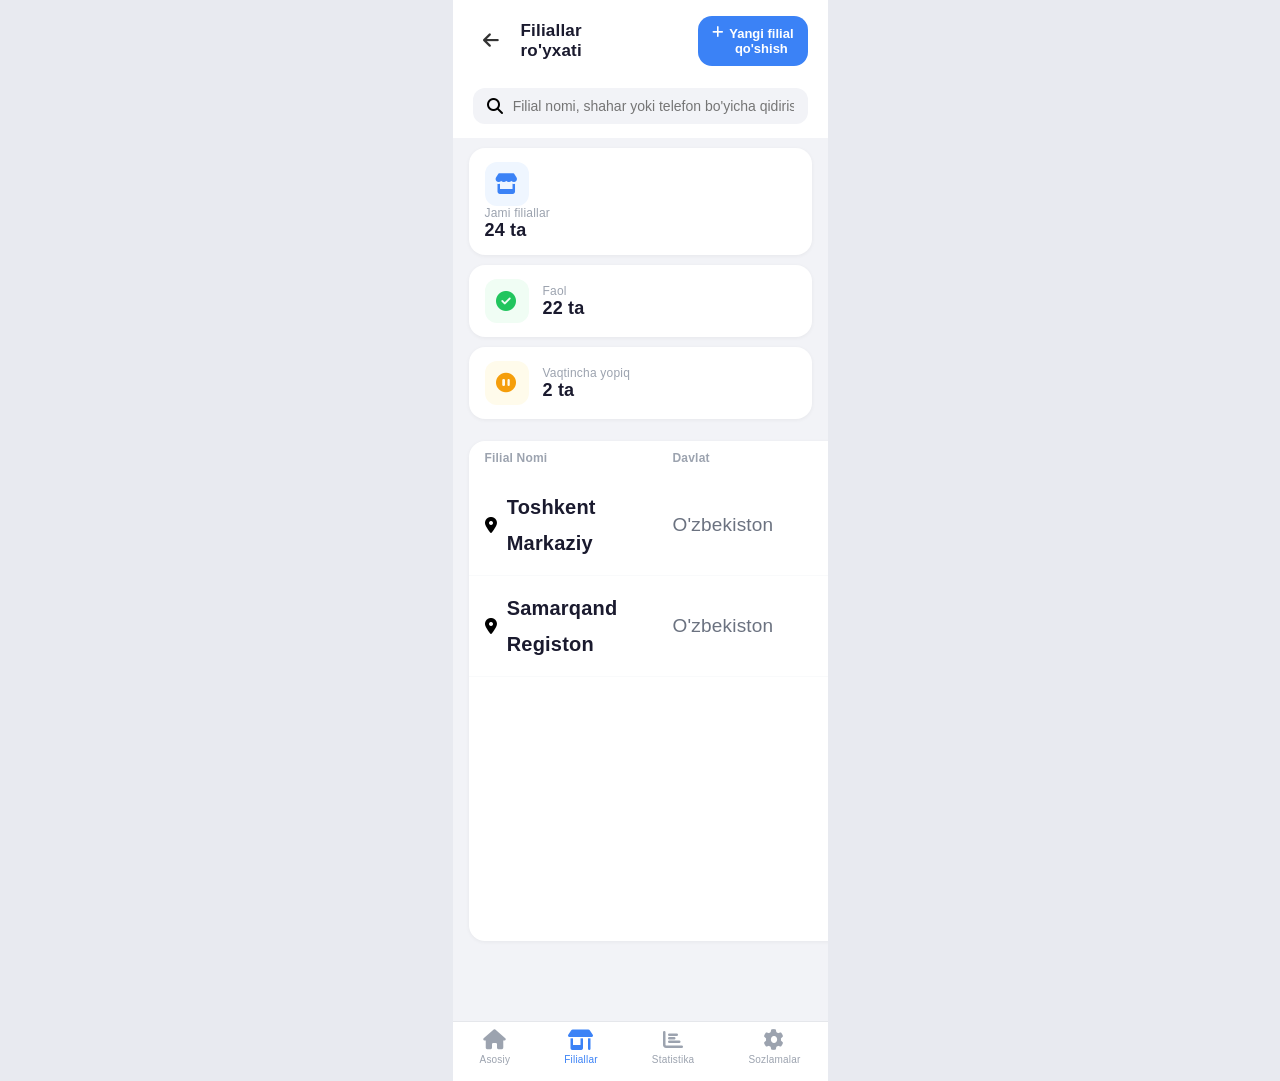
<file: new.html>
<!doctype html>
<html lang="uz">
  <head>
    <meta charset="UTF-8" />
    <meta name="viewport" content="width=device-width, initial-scale=1.0" />
    <title>Filiallar ro'yxati</title>
    <link
      rel="stylesheet"
      href="https://cdnjs.cloudflare.com/ajax/libs/font-awesome/6.5.1/css/all.min.css"
    />
    <style>
      * {
        margin: 0;
        padding: 0;
        box-sizing: border-box;
      }

      body {
        background: #e8eaf0;
        display: flex;
        justify-content: center;
        align-items: center;
        min-height: 100vh;
        font-family:
          -apple-system, BlinkMacSystemFont, "SF Pro Display", "Segoe UI",
          sans-serif;
      }

      .phone-wrap {
        width: 375px;
        min-height: 780px;
        background: #f2f3f7;
        display: flex;
        flex-direction: column;
        overflow: hidden;
      }

      .top-bar {
        background: #fff;
        padding: 16px 20px 12px;
        display: flex;
        justify-content: space-between;
        align-items: center;
      }

      .top-left {
        display: flex;
        align-items: center;
        gap: 12px;
      }

      .btn-back {
        width: 36px;
        height: 36px;
        display: flex;
        align-items: center;
        justify-content: center;
        font-size: 18px;
        color: #333;
        background: transparent;
        border: none;
      }

      .page-title {
        font-size: 17px;
        font-weight: 700;
        color: #1a1a2e;
        line-height: 1.2;
      }

      .btn-add {
        background: #3b82f6;
        color: #fff;
        border: none;
        border-radius: 14px;
        padding: 10px 14px;
        font-size: 13px;
        font-weight: 600;
        display: flex;
        gap: 6px;
      }

      .search-wrap {
        background: #fff;
        padding: 10px 20px 14px;
      }

      .search-box {
        background: #f2f3f7;
        border-radius: 12px;
        padding: 10px 14px;
        display: flex;
        gap: 10px;
        align-items: center;
      }

      .search-box input {
        border: none;
        background: transparent;
        outline: none;
        width: 100%;
        font-size: 14px;
        color: #6b7280;
      }

      .stat-list {
        padding: 10px 16px;
        display: flex;
        flex-direction: column;
        gap: 10px;
      }

      .stat-card {
        background: #fff;
        border-radius: 16px;
        padding: 14px 16px;
        display: flex;
        gap: 14px;
        align-items: center;
        box-shadow: 0 1px 4px rgba(0, 0, 0, 0.05);
      }

      .stat-icon {
        width: 44px;
        height: 44px;
        display: flex;
        align-items: center;
        justify-content: center;
        border-radius: 12px;
        font-size: 20px;
      }

      .stat-icon.blue {
        background: #eff6ff;
        color: #3b82f6;
      }
      .stat-icon.green {
        background: #f0fdf4;
        color: #22c55e;
      }
      .stat-icon.amber {
        background: #fffbeb;
        color: #f59e0b;
      }

      .stat-info {
        display: flex;
        flex-direction: column;
      }

      .stat-info .lbl {
        font-size: 12px;
        color: #9ca3af;
      }
      .stat-info .val {
        font-size: 18px;
        font-weight: 700;
        color: #1a1a2e;
      }

      .table-wrap {
        width: 500px;
        padding: 12px 16px 80px;
      }

      .data-table {
        background: #fff;
        height: 500px;
        border-radius: 16px;
        overflow: hidden;
        box-shadow: 0 1px 4px rgba(0, 0, 0, 0.05);
      }

      .col-head {
        display: grid;
        grid-template-columns: 1fr 1fr 60px;
        padding: 10px 16px;
        border-bottom: 1px solid #f2f3f7;
      }

      .col-head span {
        font-size: 12px;
        font-weight: 600;
        color: #9ca3af;
      }

      .data-row {
        display: grid;
        grid-template-columns: 1fr 1fr 60px;
        padding: 14px 16px;
        align-items: center;
        border-bottom: 1px solid #f9fafb;
      }

      .branch-name {
        display: flex;
        gap: 10px;
        align-items: center;
      }

      .branch-name span {
        font-size: 20px;
        font-weight: 600;
        color: #1a1a2e;
        line-height: 1.8;
      }

      .country-cell {
        font-size: 19px;
        color: #6b7280;
      }

      .badge {
        display: inline-flex;
        gap: 4px;
        padding: 4px 10px;
        border-radius: 20px;
        font-size: 11px;
        font-weight: 600;
      }

      .badge.open {
        background: #f0fdf4;
        color: #16a34a;
      }
      .badge.closed {
        background: #fffbeb;
        color: #d97706;
      }

      .nav-bar {
        background: #fff;
        border-top: 1px solid #e5e7eb;
        padding: 8px 0 16px;
        display: flex;
        justify-content: space-around;
        margin-top: auto;
      }

      .nav-item {
        display: flex;
        flex-direction: column;
        align-items: center;
        gap: 4px;
        color: #9ca3af;
        text-decoration: none;
      }

      .nav-item i {
        font-size: 20px;
      }
      .nav-item span {
        font-size: 10px;
      }

      .nav-item.active {
        color: #3b82f6;
      }

      /* random classes added */

      .koe {
        letter-spacing: 0.2px;
      }
      .wiqhi {
        transform: translateY(0);
      }
      .schyea {
        opacity: 1;
      }
      .hgew {
        filter: blur(0);
      }
      .local {
        outline: none;
      }
      .nude {
        border: 0;
      }
      .fwwwwwwwaaaaaaahhh {
        box-shadow: none;
      }
      .exxx {
        transition: 0.2s;
      }
      .uisd {
        user-select: none;
      }
      .dasturchi {
        cursor: default;
      }
      .hhw {
        white-space: normal;
      }
      .WWe {
        display: block;
      }
      .xz {
        position: relative;
      }
      .huahua {
        z-index: 1;
      }
    </style>
  </head>
  <body>
    <div class="phone-wrap koe wiqhi">
      <div class="top-bar schyea">
        <div class="top-left hgew">
          <button class="btn-back local">
            <i class="fa-solid fa-arrow-left"></i>
          </button>
          <div class="page-title nude">Filiallar<br />ro'yxati</div>
        </div>
        <button class="btn-add fwwwwwwwaaaaaaahhh">
          <i class="fa-solid fa-plus"></i>
          Yangi filial<br />qo'shish
        </button>
      </div>

      <div class="search-wrap exxx">
        <div class="search-box uisd">
          <i class="fa-solid fa-magnifying-glass"></i>
          <input
            class="dasturchi"
            placeholder="Filial nomi, shahar yoki telefon bo'yicha qidirish..."
          />
        </div>
      </div>

      <div class="stat-list hhw">
        <div class="stat-card WWe">
          <div class="stat-icon blue xz"><i class="fa-solid fa-store"></i></div>
          <div class="stat-info huahua">
            <span class="lbl">Jami filiallar</span>
            <span class="val">24 ta</span>
          </div>
        </div>

        <div class="stat-card koe">
          <div class="stat-icon green wiqhi">
            <i class="fa-solid fa-circle-check"></i>
          </div>
          <div class="stat-info">
            <span class="lbl">Faol</span>
            <span class="val">22 ta</span>
          </div>
        </div>

        <div class="stat-card schyea">
          <div class="stat-icon amber">
            <i class="fa-solid fa-circle-pause"></i>
          </div>
          <div class="stat-info">
            <span class="lbl">Vaqtincha yopiq</span>
            <span class="val">2 ta</span>
          </div>
        </div>
      </div>

      <div class="table-wrap hgew">
        <div class="data-table local">
          <div class="col-head nude">
            <span>Filial Nomi</span>
            <span>Davlat</span>
            <span>S</span>
          </div>

          <div class="data-row fwwwwwwwaaaaaaahhh">
            <div class="branch-name exxx">
              <i class="fa-solid fa-location-dot"></i>
              <span>Toshkent<br />Markaziy</span>
            </div>
            <div class="country-cell uisd">O'zbekiston</div>
            <div class="badge open dasturchi">
              <i class="fa-solid fa-circle"></i>T
            </div>
          </div>

          <div class="data-row hhw">
            <div class="branch-name">
              <i class="fa-solid fa-location-dot"></i>
              <span>Samarqand<br />Registon</span>
            </div>
            <div class="country-cell WWe">O'zbekiston</div>
            <div class="badge closed xz">
              <i class="fa-solid fa-circle"></i>S
            </div>
          </div>
        </div>
      </div>

      <div class="nav-bar huahua">
        <a class="nav-item koe">
          <i class="fa-solid fa-house"></i>
          <span>Asosiy</span>
        </a>
        <a class="nav-item active wiqhi">
          <i class="fa-solid fa-shop"></i>
          <span>Filiallar</span>
        </a>
        <a class="nav-item schyea">
          <i class="fa-solid fa-chart-bar"></i>
          <span>Statistika</span>
        </a>
        <a class="nav-item hgew">
          <i class="fa-solid fa-gear"></i>
          <span>Sozlamalar</span>
        </a>
      </div>
    </div>
  </body>
</html>
</file>
